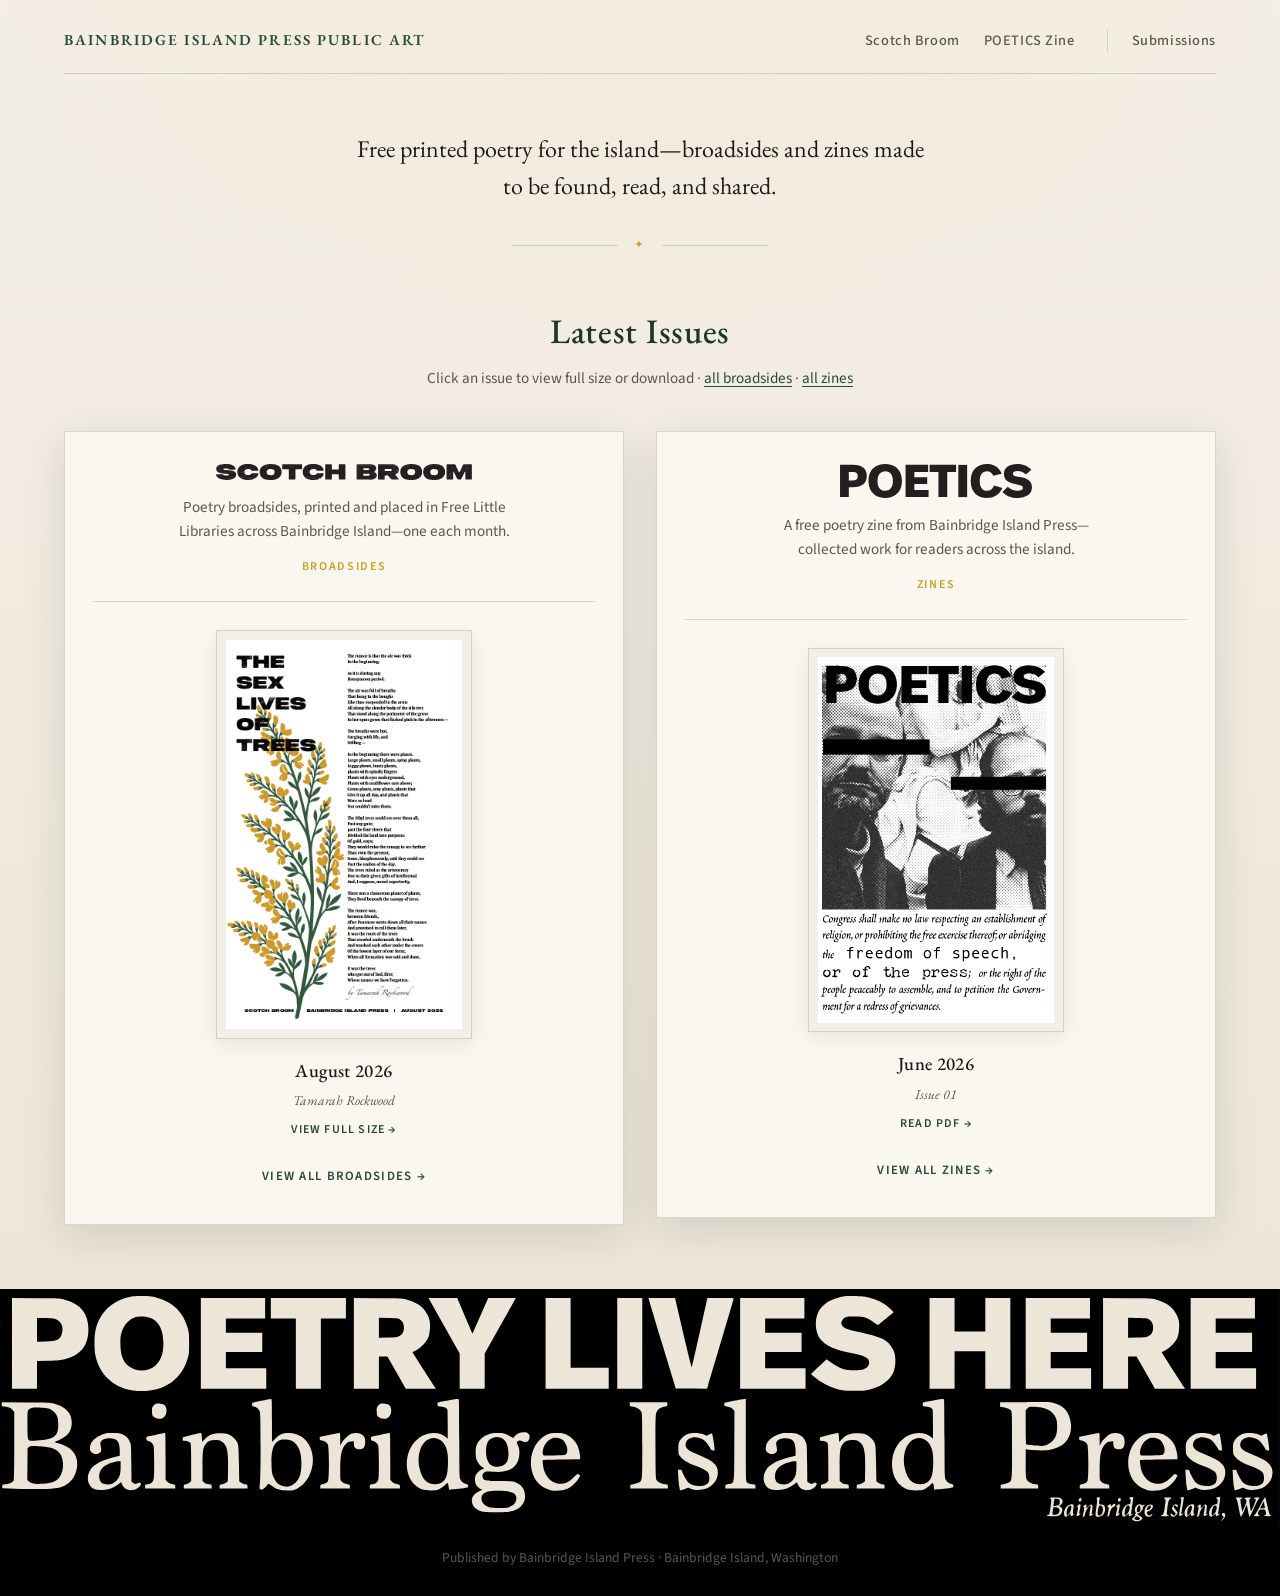
<file: index.html>
<!DOCTYPE html>
<html lang="en">
<head>
  <meta charset="utf-8">
  <meta name="viewport" content="width=device-width, initial-scale=1">
  <title>Public Art — Bainbridge Island Press</title>
  <meta name="description" content="Public art projects from Bainbridge Island Press: Scotch Broom poetry broadsides and POETICS zines, placed across Bainbridge Island.">
  <link rel="icon" type="image/png" href="/images/favicon-32x32.png">
  <link rel="preconnect" href="https://fonts.googleapis.com">
  <link rel="preconnect" href="https://fonts.gstatic.com" crossorigin>
  <link href="https://fonts.googleapis.com/css2?family=EB+Garamond:ital,wght@0,400;0,500;0,600;1,400&family=Source+Sans+3:wght@400;500;600&display=swap" rel="stylesheet">
  <link rel="stylesheet" href="css/site.css">
<script type="text/javascript">
  (function(e,c){if(!c.__SV){var l,h;window.mixpanel=c;c._i=[];c.init=function(q,r,f){function t(d,a){var g=a.split(".");2==g.length&&(d=d[g[0]],a=g[1]);d[a]=function(){d.push([a].concat(Array.prototype.slice.call(arguments,0)))}}var b=c;"undefined"!==typeof f?b=c[f]=[]:f="mixpanel";b.people=b.people||[];b.toString=function(d){var a="mixpanel";"mixpanel"!==f&&(a+="."+f);d||(a+=" (stub)");return a};b.people.toString=function(){return b.toString(1)+".people (stub)"};l="disable time_event track track_pageview track_links track_forms track_with_groups add_group set_group remove_group register register_once alias unregister identify name_tag set_config reset opt_in_tracking opt_out_tracking has_opted_in_tracking has_opted_out_tracking clear_opt_in_out_tracking start_batch_senders start_session_recording stop_session_recording people.set people.set_once people.unset people.increment people.append people.union people.track_charge people.clear_charges people.delete_user people.remove".split(" ");
  for(h=0;h<l.length;h++)t(b,l[h]);var n="set set_once union unset remove delete".split(" ");b.get_group=function(){function d(p){a[p]=function(){b.push([g,[p].concat(Array.prototype.slice.call(arguments,0))])}}for(var a={},g=["get_group"].concat(Array.prototype.slice.call(arguments,0)),m=0;m<n.length;m++)d(n[m]);return a};c._i.push([q,r,f])};c.__SV=1.2;var k=e.createElement("script");k.type="text/javascript";k.async=!0;k.src="undefined"!==typeof MIXPANEL_CUSTOM_LIB_URL?MIXPANEL_CUSTOM_LIB_URL:"file:"===
  e.location.protocol&&"//cdn.mxpnl.com/libs/mixpanel-2-latest.min.js".match(/^\/\//)?"https://cdn.mxpnl.com/libs/mixpanel-2-latest.min.js":"//cdn.mxpnl.com/libs/mixpanel-2-latest.min.js";e=e.getElementsByTagName("script")[0];e.parentNode.insertBefore(k,e)}})(document,window.mixpanel||[])

  mixpanel.init('27ff7010ba1615f4e5323d6a8c768d28', {
    autocapture: true,
    record_sessions_percent: 100,
  })

</script>
</head>
<body>
  <header class="site-header">
    <div class="wrap">
      <a class="brand-mark" href="/">Bainbridge Island Press Public Art</a>
      <nav class="nav" aria-label="Primary">
        <a href="/scotch-broom/">Scotch Broom</a>
        <a href="/poetics-zine/">POETICS Zine</a>
        <a class="nav-end" href="/submissions/">Submissions</a>
      </nav>
    </div>
  </header>

  <main>
    <section class="hero wrap" aria-labelledby="hero-title">
      <h1 id="hero-title" class="visually-hidden">Bainbridge Island Press Public Art</h1>
      <p class="hero-lede">
        Free printed poetry for the island—broadsides and zines made to be found, read, and shared.
      </p>
      <div class="hero-ornament" aria-hidden="true"><span>✦</span></div>
    </section>

    <section class="projects wrap" id="projects" aria-labelledby="projects-title">
      <div class="section-head">
        <h2 id="projects-title">Latest Issues</h2>
        <p>Click an issue to view full size or download · <a href="/scotch-broom/">all broadsides</a> · <a href="/poetics-zine/">all zines</a></p>
      </div>

      <div class="project-columns">
        <!-- Scotch Broom -->
        <section class="project-panel" id="scotch-broom" aria-labelledby="scotch-broom-title">
          <header class="project-header">
            <h3 id="scotch-broom-title" class="visually-hidden">Scotch Broom</h3>
            <a href="/scotch-broom/">
              <img
                class="project-wordmark"
                src="images/ScotchBroom-wordmark.svg"
                alt="Scotch Broom"
                width="256"
              >
            </a>
            <p class="project-blurb">
              Poetry broadsides, printed and placed in Free Little Libraries across Bainbridge Island—one each month.
            </p>
            <span class="project-label">Broadsides</span>
          </header>

          <!-- LATEST:SCOTCH-BROOM:START -->
          <div class="item-grid">
            <article class="item-card">
              <a class="item-link" href="scotch-broom/SBPoster-AUG26-v2.png" target="_blank" rel="noopener noreferrer">
                <div class="item-frame item-frame--broadside">
                  <img
                    src="scotch-broom/SBPoster-AUG26-v2.jpg"
                    alt="Poetry broadside: The Sex Lives of Trees by Tamarah Rockwood, August 2026"
                    width="612"
                    height="1008"
                    loading="lazy"
                  >
                </div>
                <div class="item-caption">
                  <span class="month">August 2026</span>
                  <span class="artist">Tamarah Rockwood</span>
                  <span class="action">View full size →</span>
                </div>
              </a>
            </article>
          </div>
          <!-- LATEST:SCOTCH-BROOM:END -->

          <a class="project-more" href="/scotch-broom/">View all broadsides →</a>
        </section>

        <!-- POETICS -->
        <section class="project-panel" id="poetics" aria-labelledby="poetics-title">
          <header class="project-header">
            <h3 id="poetics-title" class="visually-hidden">POETICS</h3>
            <a href="/poetics-zine/">
              <img
                class="project-wordmark project-wordmark--poetics"
                src="images/POETICS-wordmark.svg"
                alt="POETICS"
                width="192"
              >
            </a>
            <p class="project-blurb">
              A free poetry zine from Bainbridge Island Press—collected work for readers across the island.
            </p>
            <span class="project-label">Zines</span>
          </header>

          <!-- LATEST:POETICS:START -->
          <div class="item-grid">
            <article class="item-card">
              <a class="item-link" href="poetics-zine/POETICS-Zine-0626.pdf" target="_blank" rel="noopener noreferrer">
                <div class="item-frame item-frame--zine">
                  <img
                    src="poetics-zine/POETICS-Zine-0626.jpg"
                    alt="POETICS zine cover: POETICS Zine, June 2026"
                    width="396"
                    height="612"
                    loading="lazy"
                  >
                </div>
                <div class="item-caption">
                  <span class="month">June 2026</span>
                  <span class="artist">Issue 01</span>
                  <span class="action">Read PDF →</span>
                </div>
              </a>
            </article>
          </div>
          <!-- LATEST:POETICS:END -->

          <a class="project-more" href="/poetics-zine/">View all zines →</a>
        </section>
      </div>
    </section>
  </main>

  <footer class="site-footer">
    <a class="footer-link" href="https://bainbridgeisland.press">
      <img
        class="footer-banner"
        src="images/BIP-PoetryLivesHere.svg"
        alt="Bainbridge Island Press — Poetry Lives Here"
        width="2250"
        height="420"
      >
    </a>
    <p class="footer-credit">
      <a class="footer-link" href="https://bainbridgeisland.press">
        Published by Bainbridge Island Press · Bainbridge Island, Washington
      </a>
    </p>
  </footer>
</body>
</html>
</file>
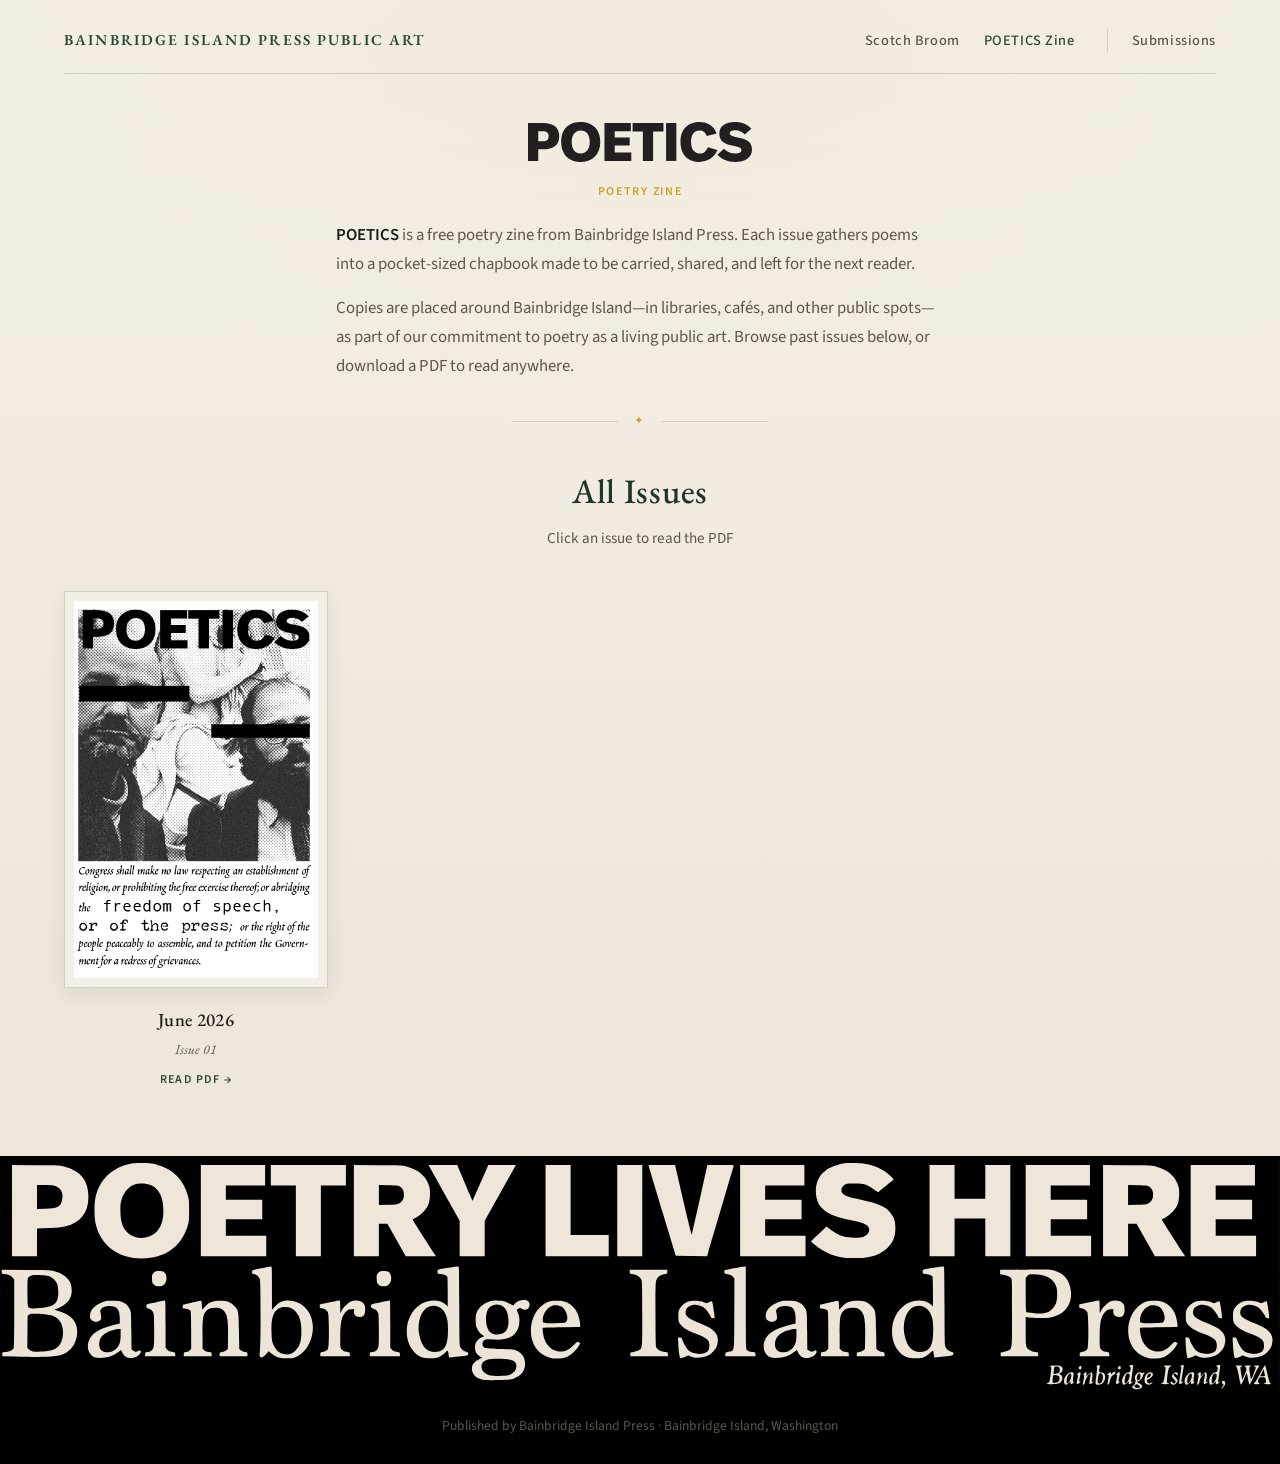
<file: poetics-zine/index.html>
<!DOCTYPE html>
<html lang="en">
<head>
  <meta charset="utf-8">
  <meta name="viewport" content="width=device-width, initial-scale=1">
  <title>POETICS Zine — Bainbridge Island Press</title>
  <meta name="description" content="POETICS is a free poetry zine from Bainbridge Island Press—collected work for readers across Bainbridge Island.">
  <link rel="icon" type="image/png" href="/images/favicon-32x32.png">
  <link rel="preconnect" href="https://fonts.googleapis.com">
  <link rel="preconnect" href="https://fonts.gstatic.com" crossorigin>
  <link href="https://fonts.googleapis.com/css2?family=EB+Garamond:ital,wght@0,400;0,500;0,600;1,400&family=Source+Sans+3:wght@400;500;600&display=swap" rel="stylesheet">
  <link rel="stylesheet" href="../css/site.css">
<script type="text/javascript">
  (function(e,c){if(!c.__SV){var l,h;window.mixpanel=c;c._i=[];c.init=function(q,r,f){function t(d,a){var g=a.split(".");2==g.length&&(d=d[g[0]],a=g[1]);d[a]=function(){d.push([a].concat(Array.prototype.slice.call(arguments,0)))}}var b=c;"undefined"!==typeof f?b=c[f]=[]:f="mixpanel";b.people=b.people||[];b.toString=function(d){var a="mixpanel";"mixpanel"!==f&&(a+="."+f);d||(a+=" (stub)");return a};b.people.toString=function(){return b.toString(1)+".people (stub)"};l="disable time_event track track_pageview track_links track_forms track_with_groups add_group set_group remove_group register register_once alias unregister identify name_tag set_config reset opt_in_tracking opt_out_tracking has_opted_in_tracking has_opted_out_tracking clear_opt_in_out_tracking start_batch_senders start_session_recording stop_session_recording people.set people.set_once people.unset people.increment people.append people.union people.track_charge people.clear_charges people.delete_user people.remove".split(" ");
  for(h=0;h<l.length;h++)t(b,l[h]);var n="set set_once union unset remove delete".split(" ");b.get_group=function(){function d(p){a[p]=function(){b.push([g,[p].concat(Array.prototype.slice.call(arguments,0))])}}for(var a={},g=["get_group"].concat(Array.prototype.slice.call(arguments,0)),m=0;m<n.length;m++)d(n[m]);return a};c._i.push([q,r,f])};c.__SV=1.2;var k=e.createElement("script");k.type="text/javascript";k.async=!0;k.src="undefined"!==typeof MIXPANEL_CUSTOM_LIB_URL?MIXPANEL_CUSTOM_LIB_URL:"file:"===
  e.location.protocol&&"//cdn.mxpnl.com/libs/mixpanel-2-latest.min.js".match(/^\/\//)?"https://cdn.mxpnl.com/libs/mixpanel-2-latest.min.js":"//cdn.mxpnl.com/libs/mixpanel-2-latest.min.js";e=e.getElementsByTagName("script")[0];e.parentNode.insertBefore(k,e)}})(document,window.mixpanel||[])

  mixpanel.init('27ff7010ba1615f4e5323d6a8c768d28', {
    autocapture: true,
    record_sessions_percent: 100,
  })

</script>
</head>
<body>
  <header class="site-header">
    <div class="wrap">
      <a class="brand-mark" href="/">Bainbridge Island Press Public Art</a>
      <nav class="nav" aria-label="Primary">
        <a href="/scotch-broom/">Scotch Broom</a>
        <a href="/poetics-zine/" aria-current="page">POETICS Zine</a>
        <a class="nav-end" href="/submissions/">Submissions</a>
      </nav>
    </div>
  </header>

  <main>
    <section class="project-intro wrap" aria-labelledby="project-title">
      <img
        class="project-wordmark project-wordmark--poetics"
        src="../images/POETICS-wordmark.svg"
        alt=""
        width="224"
        aria-hidden="true"
      >
      <h1 id="project-title" class="visually-hidden">POETICS</h1>
      <span class="project-label">Poetry Zine</span>
      <div class="project-description">
        <p>
          <strong>POETICS</strong> is a free poetry zine from Bainbridge Island Press.
          Each issue gathers poems into a pocket-sized chapbook made to be carried, shared, and left for the next reader.
        </p>
        <p>
          Copies are placed around Bainbridge Island—in libraries, cafés, and other public spots—
          as part of our commitment to poetry as a living public art. Browse past issues below, or download a PDF to read anywhere.
        </p>
      </div>
      <div class="hero-ornament" aria-hidden="true"><span>✦</span></div>
    </section>

    <section class="gallery-section wrap" aria-labelledby="gallery-title">
      <div class="section-head">
        <h2 id="gallery-title">All Issues</h2>
        <p>Click an issue to read the PDF</p>
      </div>

      <!-- GALLERY:POETICS:START -->
          <div class="item-grid item-grid--gallery">
            <article class="item-card">
              <a class="item-link" href="POETICS-Zine-0626.pdf" target="_blank" rel="noopener noreferrer">
                <div class="item-frame item-frame--zine">
                  <img
                    src="POETICS-Zine-0626.jpg"
                    alt="POETICS zine cover: POETICS Zine, June 2026"
                    width="396"
                    height="612"
                    loading="lazy"
                  >
                </div>
                <div class="item-caption">
                  <span class="month">June 2026</span>
                  <span class="artist">Issue 01</span>
                  <span class="action">Read PDF →</span>
                </div>
              </a>
            </article>
          </div>
      <!-- GALLERY:POETICS:END -->
    </section>
  </main>

  <footer class="site-footer">
    <a class="footer-link" href="https://bainbridgeisland.press">
      <img
        class="footer-banner"
        src="../images/BIP-PoetryLivesHere.svg"
        alt="Bainbridge Island Press — Poetry Lives Here"
        width="2250"
        height="420"
      >
    </a>
    <p class="footer-credit">
      <a class="footer-link" href="https://bainbridgeisland.press">
        Published by Bainbridge Island Press · Bainbridge Island, Washington
      </a>
    </p>
  </footer>
</body>
</html>
</file>
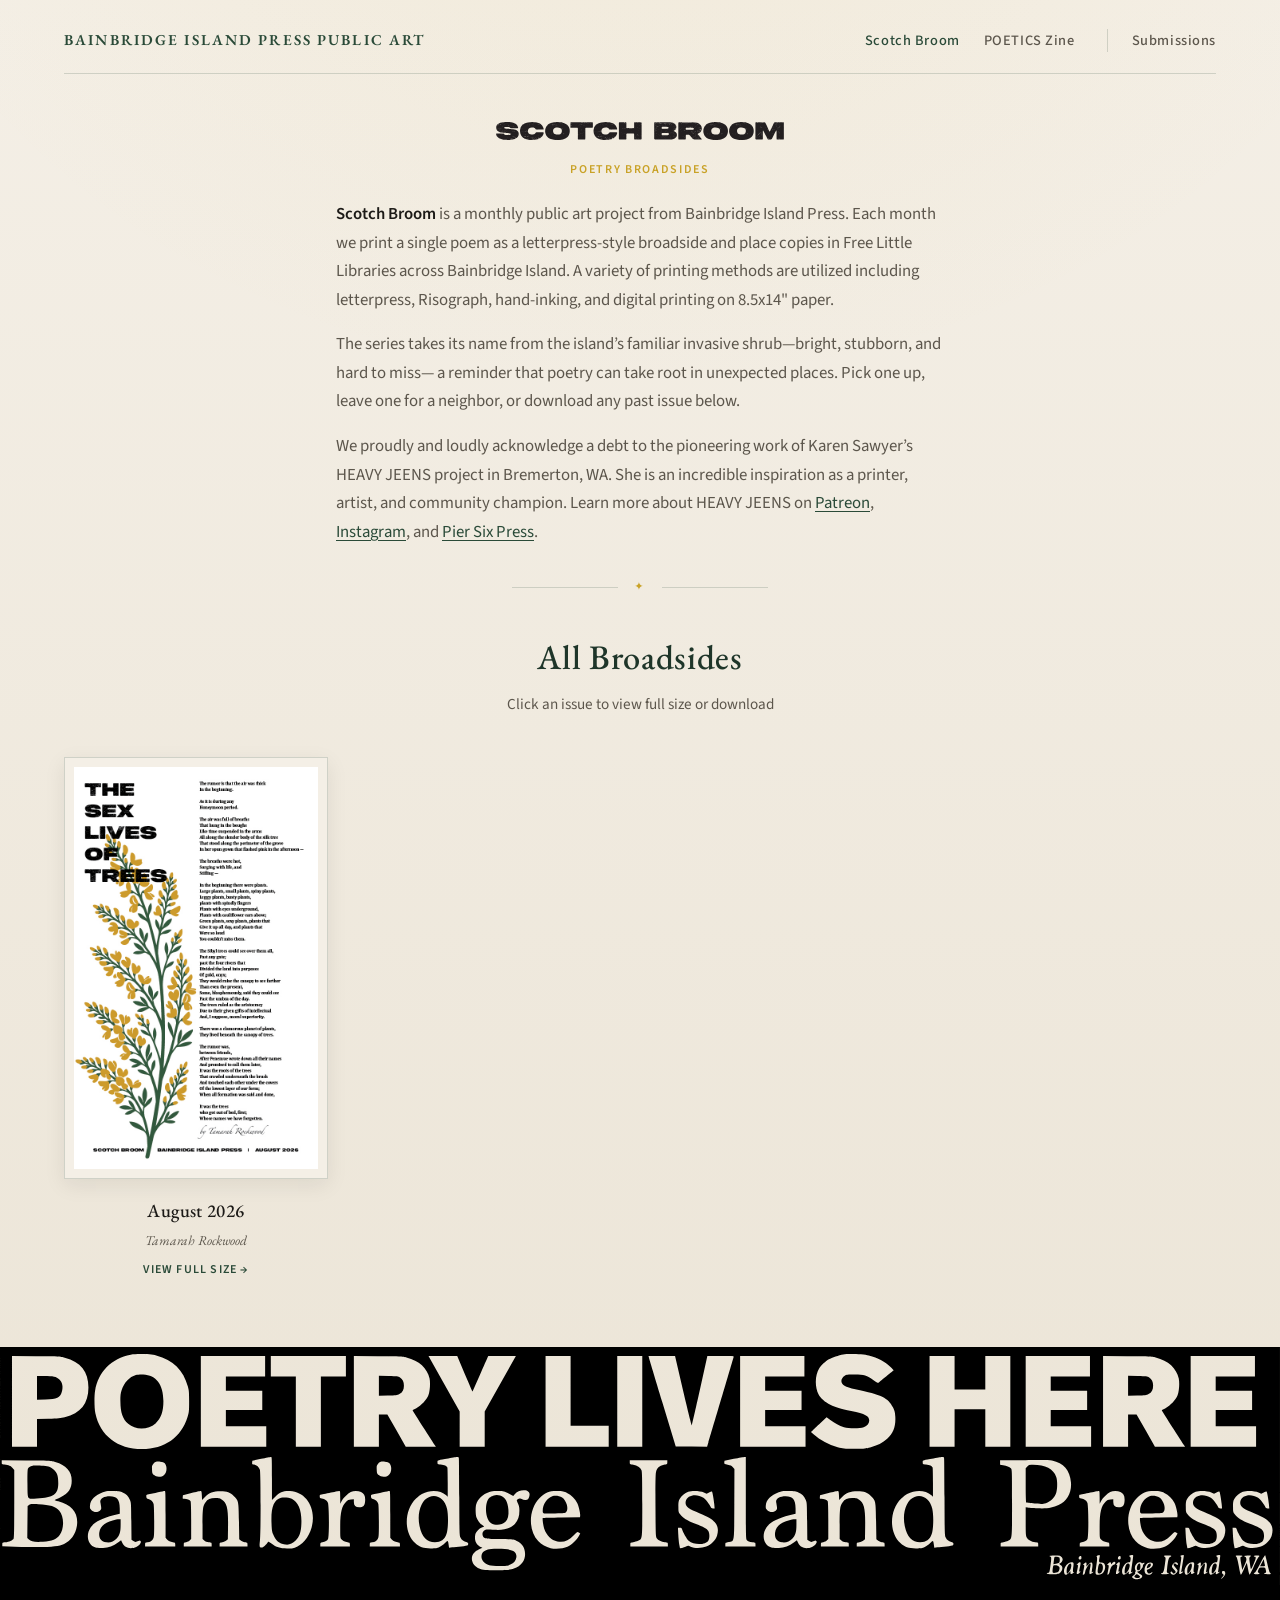
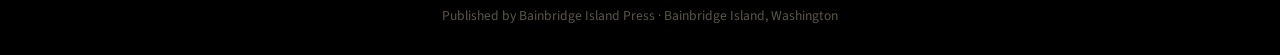
<file: scotch-broom/index.html>
<!DOCTYPE html>
<html lang="en">
<head>
  <meta charset="utf-8">
  <meta name="viewport" content="width=device-width, initial-scale=1">
  <title>Scotch Broom — Bainbridge Island Press</title>
  <meta name="description" content="Scotch Broom is a monthly poetry broadside project from Bainbridge Island Press—printed and placed in Free Little Libraries across Bainbridge Island.">
  <link rel="icon" type="image/png" href="/images/favicon-32x32.png">
  <link rel="preconnect" href="https://fonts.googleapis.com">
  <link rel="preconnect" href="https://fonts.gstatic.com" crossorigin>
  <link href="https://fonts.googleapis.com/css2?family=EB+Garamond:ital,wght@0,400;0,500;0,600;1,400&family=Source+Sans+3:wght@400;500;600&display=swap" rel="stylesheet">
  <link rel="stylesheet" href="../css/site.css">
<script type="text/javascript">
  (function(e,c){if(!c.__SV){var l,h;window.mixpanel=c;c._i=[];c.init=function(q,r,f){function t(d,a){var g=a.split(".");2==g.length&&(d=d[g[0]],a=g[1]);d[a]=function(){d.push([a].concat(Array.prototype.slice.call(arguments,0)))}}var b=c;"undefined"!==typeof f?b=c[f]=[]:f="mixpanel";b.people=b.people||[];b.toString=function(d){var a="mixpanel";"mixpanel"!==f&&(a+="."+f);d||(a+=" (stub)");return a};b.people.toString=function(){return b.toString(1)+".people (stub)"};l="disable time_event track track_pageview track_links track_forms track_with_groups add_group set_group remove_group register register_once alias unregister identify name_tag set_config reset opt_in_tracking opt_out_tracking has_opted_in_tracking has_opted_out_tracking clear_opt_in_out_tracking start_batch_senders start_session_recording stop_session_recording people.set people.set_once people.unset people.increment people.append people.union people.track_charge people.clear_charges people.delete_user people.remove".split(" ");
  for(h=0;h<l.length;h++)t(b,l[h]);var n="set set_once union unset remove delete".split(" ");b.get_group=function(){function d(p){a[p]=function(){b.push([g,[p].concat(Array.prototype.slice.call(arguments,0))])}}for(var a={},g=["get_group"].concat(Array.prototype.slice.call(arguments,0)),m=0;m<n.length;m++)d(n[m]);return a};c._i.push([q,r,f])};c.__SV=1.2;var k=e.createElement("script");k.type="text/javascript";k.async=!0;k.src="undefined"!==typeof MIXPANEL_CUSTOM_LIB_URL?MIXPANEL_CUSTOM_LIB_URL:"file:"===
  e.location.protocol&&"//cdn.mxpnl.com/libs/mixpanel-2-latest.min.js".match(/^\/\//)?"https://cdn.mxpnl.com/libs/mixpanel-2-latest.min.js":"//cdn.mxpnl.com/libs/mixpanel-2-latest.min.js";e=e.getElementsByTagName("script")[0];e.parentNode.insertBefore(k,e)}})(document,window.mixpanel||[])

  mixpanel.init('27ff7010ba1615f4e5323d6a8c768d28', {
    autocapture: true,
    record_sessions_percent: 100,
  })

</script>
</head>
<body>
  <header class="site-header">
    <div class="wrap">
      <a class="brand-mark" href="/">Bainbridge Island Press Public Art</a>
      <nav class="nav" aria-label="Primary">
        <a href="/scotch-broom/" aria-current="page">Scotch Broom</a>
        <a href="/poetics-zine/">POETICS Zine</a>
        <a class="nav-end" href="/submissions/">Submissions</a>
      </nav>
    </div>
  </header>

  <main>
    <section class="project-intro wrap" aria-labelledby="project-title">
      <img
        class="project-wordmark"
        src="../images/ScotchBroom-wordmark.svg"
        alt=""
        width="288"
        aria-hidden="true"
      >
      <h1 id="project-title" class="visually-hidden">Scotch Broom</h1>
      <span class="project-label">Poetry Broadsides</span>
      <div class="project-description">
        <p>
          <strong>Scotch Broom</strong> is a monthly public art project from Bainbridge Island Press.
          Each month we print a single poem as a letterpress-style broadside and place copies in Free Little Libraries across Bainbridge Island.
          A variety of printing methods are utilized including letterpress, Risograph, hand-inking, and digital printing on 8.5x14" paper.
        </p>
        <p>
          The series takes its name from the island’s familiar invasive shrub—bright, stubborn, and hard to miss—
          a reminder that poetry can take root in unexpected places. Pick one up, leave one for a neighbor, or download any past issue below.
        </p>
        <p>
          We proudly and loudly acknowledge a debt to the pioneering work of Karen Sawyer’s HEAVY JEENS project in Bremerton, WA.  She is an incredible inspiration as a printer, artist, and community champion.  Learn more about HEAVY JEENS on <a href="https://www.patreon.com/cw/heavyjeens">Patreon</a>, <a href="https://www.instagram.com/heavyjeens/">Instagram</a>, and <a href="https://piersixpress.com/">Pier Six Press</a>.
        </p>
   
      </div>
      <div class="hero-ornament" aria-hidden="true"><span>✦</span></div>
    </section>

    <section class="gallery-section wrap" aria-labelledby="gallery-title">
      <div class="section-head">
        <h2 id="gallery-title">All Broadsides</h2>
        <p>Click an issue to view full size or download</p>
      </div>

      <!-- GALLERY:SCOTCH-BROOM:START -->
          <div class="item-grid item-grid--gallery">
            <article class="item-card">
              <a class="item-link" href="SBPoster-AUG26-v2.png" target="_blank" rel="noopener noreferrer">
                <div class="item-frame item-frame--broadside">
                  <img
                    src="SBPoster-AUG26-v2.jpg"
                    alt="Poetry broadside: The Sex Lives of Trees by Tamarah Rockwood, August 2026"
                    width="612"
                    height="1008"
                    loading="lazy"
                  >
                </div>
                <div class="item-caption">
                  <span class="month">August 2026</span>
                  <span class="artist">Tamarah Rockwood</span>
                  <span class="action">View full size →</span>
                </div>
              </a>
            </article>
          </div>
      <!-- GALLERY:SCOTCH-BROOM:END -->
    </section>
  </main>

  <footer class="site-footer">
    <a class="footer-link" href="https://bainbridgeisland.press">
      <img
        class="footer-banner"
        src="../images/BIP-PoetryLivesHere.svg"
        alt="Bainbridge Island Press — Poetry Lives Here"
        width="2250"
        height="420"
      >
    </a>
    <p class="footer-credit">
      <a class="footer-link" href="https://bainbridgeisland.press">
        Published by Bainbridge Island Press · Bainbridge Island, Washington
      </a>
    </p>
  </footer>
</body>
</html>
</file>
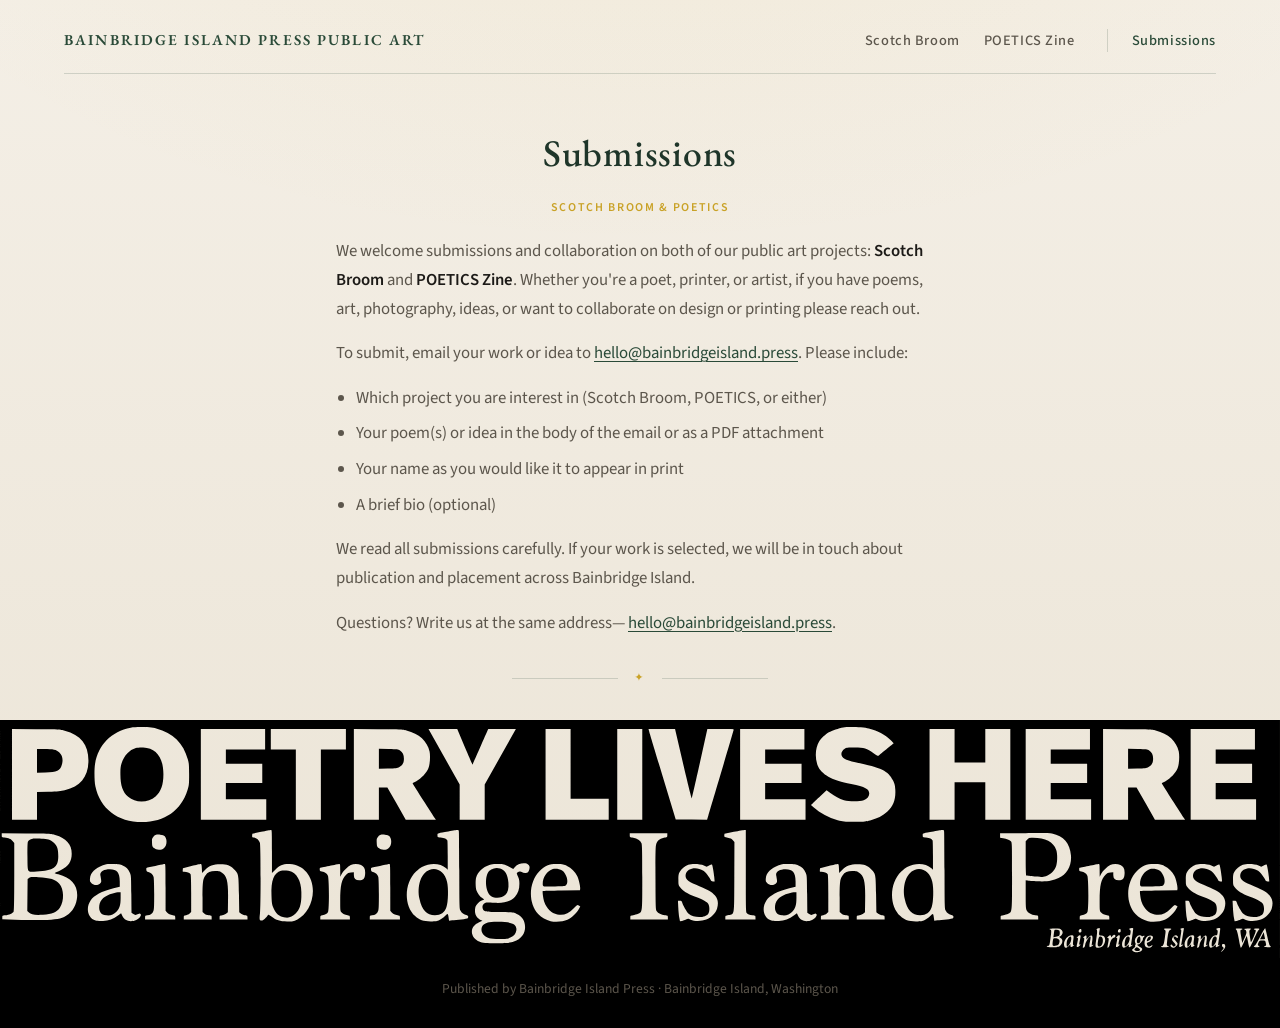
<file: submissions/index.html>
<!DOCTYPE html>
<html lang="en">
<head>
  <meta charset="utf-8">
  <meta name="viewport" content="width=device-width, initial-scale=1">
  <title>Submissions — Bainbridge Island Press</title>
  <meta name="description" content="Submit poems for Scotch Broom broadsides or POETICS zine. Email hello@bainbridgeisland.press.">
  <link rel="icon" type="image/png" href="/images/favicon-32x32.png">
  <link rel="preconnect" href="https://fonts.googleapis.com">
  <link rel="preconnect" href="https://fonts.gstatic.com" crossorigin>
  <link href="https://fonts.googleapis.com/css2?family=EB+Garamond:ital,wght@0,400;0,500;0,600;1,400&family=Source+Sans+3:wght@400;500;600&display=swap" rel="stylesheet">
  <link rel="stylesheet" href="../css/site.css">
<script type="text/javascript">
  (function(e,c){if(!c.__SV){var l,h;window.mixpanel=c;c._i=[];c.init=function(q,r,f){function t(d,a){var g=a.split(".");2==g.length&&(d=d[g[0]],a=g[1]);d[a]=function(){d.push([a].concat(Array.prototype.slice.call(arguments,0)))}}var b=c;"undefined"!==typeof f?b=c[f]=[]:f="mixpanel";b.people=b.people||[];b.toString=function(d){var a="mixpanel";"mixpanel"!==f&&(a+="."+f);d||(a+=" (stub)");return a};b.people.toString=function(){return b.toString(1)+".people (stub)"};l="disable time_event track track_pageview track_links track_forms track_with_groups add_group set_group remove_group register register_once alias unregister identify name_tag set_config reset opt_in_tracking opt_out_tracking has_opted_in_tracking has_opted_out_tracking clear_opt_in_out_tracking start_batch_senders start_session_recording stop_session_recording people.set people.set_once people.unset people.increment people.append people.union people.track_charge people.clear_charges people.delete_user people.remove".split(" ");
  for(h=0;h<l.length;h++)t(b,l[h]);var n="set set_once union unset remove delete".split(" ");b.get_group=function(){function d(p){a[p]=function(){b.push([g,[p].concat(Array.prototype.slice.call(arguments,0))])}}for(var a={},g=["get_group"].concat(Array.prototype.slice.call(arguments,0)),m=0;m<n.length;m++)d(n[m]);return a};c._i.push([q,r,f])};c.__SV=1.2;var k=e.createElement("script");k.type="text/javascript";k.async=!0;k.src="undefined"!==typeof MIXPANEL_CUSTOM_LIB_URL?MIXPANEL_CUSTOM_LIB_URL:"file:"===
  e.location.protocol&&"//cdn.mxpnl.com/libs/mixpanel-2-latest.min.js".match(/^\/\//)?"https://cdn.mxpnl.com/libs/mixpanel-2-latest.min.js":"//cdn.mxpnl.com/libs/mixpanel-2-latest.min.js";e=e.getElementsByTagName("script")[0];e.parentNode.insertBefore(k,e)}})(document,window.mixpanel||[])

  mixpanel.init('27ff7010ba1615f4e5323d6a8c768d28', {
    autocapture: true,
    record_sessions_percent: 100,
  })

</script>
</head>
<body>
  <header class="site-header">
    <div class="wrap">
      <a class="brand-mark" href="/">Bainbridge Island Press Public Art</a>
      <nav class="nav" aria-label="Primary">
        <a href="/scotch-broom/">Scotch Broom</a>
        <a href="/poetics-zine/">POETICS Zine</a>
        <a class="nav-end" href="/submissions/" aria-current="page">Submissions</a>
      </nav>
    </div>
  </header>

  <main>
    <section class="project-intro wrap" aria-labelledby="page-title">
      <h1 id="page-title">Submissions</h1>
      <span class="project-label">Scotch Broom &amp; POETICS</span>
      <div class="project-description">
        <p>
          We welcome submissions and collaboration on both of our public art projects:
          <strong>Scotch Broom</strong> and <strong>POETICS Zine</strong>.  Whether you're a 
          poet, printer, or artist, if you have poems, art, photography, ideas, or want to collaborate on design or printing please reach out.
        </p>
        <p>
          To submit, email your work or idea to
          <a href="mailto:hello@bainbridgeisland.press">hello@bainbridgeisland.press</a>.
          Please include:
        </p>
        <ul class="submit-list">
          <li>Which project you are interest in (Scotch Broom, POETICS, or either)</li>
          <li>Your poem(s) or idea in the body of the email or as a PDF attachment</li>
          <li>Your name as you would like it to appear in print</li>
          <li>A brief bio (optional)</li>
        </ul>
        <p>
          We read all submissions carefully. If your work is selected, we will be in touch
          about publication and placement across Bainbridge Island.
        </p>
        <p>
          Questions? Write us at the same address—
          <a href="mailto:hello@bainbridgeisland.press">hello@bainbridgeisland.press</a>.
        </p>
      </div>
      <div class="hero-ornament" aria-hidden="true"><span>✦</span></div>
    </section>
  </main>

  <footer class="site-footer">
    <a class="footer-link" href="https://bainbridgeisland.press">
      <img
        class="footer-banner"
        src="../images/BIP-PoetryLivesHere.svg"
        alt="Bainbridge Island Press — Poetry Lives Here"
        width="2250"
        height="420"
      >
    </a>
    <p class="footer-credit">
      <a class="footer-link" href="https://bainbridgeisland.press">
        Published by Bainbridge Island Press · Bainbridge Island, Washington
      </a>
    </p>
  </footer>
</body>
</html>
</file>
<file: css/site.css>
:root {
  --cream: #f4efe6;
  --cream-dark: #ebe4d6;
  --paper: #faf7f0;
  --ink: #1c1a17;
  --ink-muted: #5c564c;
  --green: #2a4a38;
  --green-deep: #1e3529;
  --gold: #c9a227;
  --gold-soft: #e8d59a;
  --rule: rgba(42, 74, 56, 0.18);
  --shadow: 0 12px 40px rgba(28, 26, 23, 0.12);
  --radius: 2px;
  --max: 72rem;
  --measure: 38rem;
}

*, *::before, *::after {
  box-sizing: border-box;
}

html {
  scroll-behavior: smooth;
}

body {
  margin: 0;
  font-family: "Source Sans 3", system-ui, sans-serif;
  font-size: 1.0625rem;
  line-height: 1.65;
  color: var(--ink);
  background:
    radial-gradient(ellipse 120% 80% at 50% -20%, rgba(201, 162, 39, 0.08), transparent 55%),
    linear-gradient(180deg, var(--cream) 0%, var(--cream-dark) 100%);
  min-height: 100vh;
}

img {
  max-width: 100%;
  height: auto;
  display: block;
}

.visually-hidden {
  position: absolute;
  width: 1px;
  height: 1px;
  padding: 0;
  margin: -1px;
  overflow: hidden;
  clip: rect(0, 0, 0, 0);
  white-space: nowrap;
  border: 0;
}

a {
  color: var(--green);
  text-decoration-thickness: 1px;
  text-underline-offset: 0.18em;
  transition: color 0.15s ease;
}

a:hover {
  color: var(--green-deep);
}

/* —— Layout —— */
.wrap {
  width: min(100% - 2.5rem, var(--max));
  margin-inline: auto;
}

.wrap--narrow {
  max-width: 42rem;
}

/* —— Header —— */
.site-header {
  padding: 1.75rem 0 0;
}

.site-header .wrap {
  display: flex;
  align-items: center;
  justify-content: space-between;
  gap: 1rem;
  padding-bottom: 1.25rem;
  border-bottom: 1px solid var(--rule);
}

.brand-mark {
  font-family: "EB Garamond", Georgia, serif;
  font-size: 0.95rem;
  font-weight: 600;
  letter-spacing: 0.14em;
  text-transform: uppercase;
  color: var(--green);
  text-decoration: none;
}

.brand-mark:hover {
  color: var(--green-deep);
}

.nav {
  display: flex;
  align-items: center;
  gap: 1.5rem;
  font-size: 0.9rem;
  font-weight: 500;
  letter-spacing: 0.04em;
}

.nav a {
  color: var(--ink-muted);
  text-decoration: none;
}

.nav a:hover,
.nav a[aria-current="page"] {
  color: var(--green);
}

.nav .nav-end {
  margin-left: 0.5rem;
  padding-left: 1.5rem;
  border-left: 1px solid var(--rule);
}

.project-description .submit-list {
  margin: 0 0 1rem;
  padding-left: 1.25rem;
  color: var(--ink-muted);
}

.project-description .submit-list li {
  margin-bottom: 0.45rem;
}

.project-description .submit-list li:last-child {
  margin-bottom: 0;
}

/* —— Hero —— */
.hero {
  padding: 3.5rem 0 1.5rem;
  text-align: center;
}

.hero-tag {
  margin: 0 0 0.85rem;
  font-size: 0.8rem;
  font-weight: 600;
  letter-spacing: 0.16em;
  text-transform: uppercase;
  color: var(--ink-muted);
}

.hero-lede {
  font-family: "EB Garamond", Georgia, serif;
  font-size: clamp(1.25rem, 2.4vw, 1.5rem);
  font-weight: 400;
  line-height: 1.55;
  color: var(--ink);
  max-width: 36rem;
  margin: 0 auto;
}

.hero-ornament {
  display: flex;
  align-items: center;
  justify-content: center;
  gap: 1rem;
  margin: 2rem auto 0;
  max-width: 16rem;
  color: var(--gold);
}

.hero-ornament::before,
.hero-ornament::after {
  content: "";
  flex: 1;
  height: 1px;
  background: var(--rule);
}

.hero-ornament span {
  font-size: 0.7rem;
  letter-spacing: 0.2em;
}

/* —— Project intro (dedicated pages) —— */
.project-intro {
  padding: 3rem 0 2rem;
  text-align: center;
}

.project-intro .project-wordmark {
  width: min(100%, 18rem);
  margin: 0 auto 1.25rem;
}

.project-intro .project-wordmark--poetics {
  width: min(100%, 14rem);
}

.project-intro h1 {
  font-family: "EB Garamond", Georgia, serif;
  font-size: clamp(1.85rem, 3.2vw, 2.35rem);
  font-weight: 500;
  letter-spacing: 0.02em;
  margin: 0 0 0.75rem;
  color: var(--green-deep);
}

.project-intro .project-label {
  display: block;
  margin-bottom: 1.25rem;
  font-size: 0.75rem;
  font-weight: 600;
  letter-spacing: 0.14em;
  text-transform: uppercase;
  color: var(--gold);
}

.project-description {
  max-width: var(--measure);
  margin: 0 auto;
  font-size: 1.05rem;
  line-height: 1.7;
  color: var(--ink-muted);
  text-align: left;
}

.project-description p {
  margin: 0 0 1rem;
}

.project-description p:last-child {
  margin-bottom: 0;
}

.project-description strong {
  color: var(--ink);
  font-weight: 600;
}

/* —— Projects (side-by-side galleries on home) —— */
.projects {
  padding: 1.5rem 0 4rem;
}

.gallery-section {
  padding: 0 0 4rem;
}

.section-head {
  text-align: center;
  margin-bottom: 2.5rem;
}

.section-head h2 {
  font-family: "EB Garamond", Georgia, serif;
  font-size: clamp(1.75rem, 3vw, 2.15rem);
  font-weight: 500;
  letter-spacing: 0.02em;
  margin: 0 0 0.4rem;
  color: var(--green-deep);
}

.section-head p {
  margin: 0;
  font-size: 0.95rem;
  color: var(--ink-muted);
}

.project-columns {
  display: grid;
  grid-template-columns: 1fr 1fr;
  gap: 2rem;
  align-items: start;
}

.project-panel {
  background: var(--paper);
  border: 1px solid var(--rule);
  box-shadow: var(--shadow);
  padding: 2rem 1.75rem 2.25rem;
  min-width: 0;
}

.project-header {
  text-align: center;
  margin-bottom: 1.75rem;
  padding-bottom: 1.5rem;
  border-bottom: 1px solid var(--rule);
}

.project-wordmark {
  width: min(100%, 16rem);
  margin: 0 auto 1rem;
}

.project-wordmark--poetics {
  width: min(100%, 12rem);
}

.project-blurb {
  margin: 0;
  font-size: 0.95rem;
  line-height: 1.55;
  color: var(--ink-muted);
  max-width: 22rem;
  margin-inline: auto;
}

.project-label {
  display: block;
  margin-top: 0.85rem;
  font-size: 0.75rem;
  font-weight: 600;
  letter-spacing: 0.14em;
  text-transform: uppercase;
  color: var(--gold);
}

.project-more {
  display: block;
  margin-top: 1.5rem;
  text-align: center;
  font-size: 0.8rem;
  font-weight: 600;
  letter-spacing: 0.1em;
  text-transform: uppercase;
  text-decoration: none;
  color: var(--green);
}

.project-more:hover {
  color: var(--green-deep);
}

/* —— Item cards / galleries —— */
.item-grid {
  display: grid;
  grid-template-columns: 1fr;
  gap: 1.75rem;
  justify-items: center;
  max-width: 16rem;
  margin: 0 auto;
}

.item-grid--gallery {
  max-width: none;
  grid-template-columns: repeat(auto-fill, minmax(14rem, 1fr));
  gap: 2rem;
  justify-items: stretch;
}

.item-card {
  width: 100%;
  text-align: center;
}

.item-link {
  display: block;
  text-decoration: none;
  color: inherit;
}

.item-frame {
  position: relative;
  background: var(--cream);
  padding: 0.55rem;
  border: 1px solid var(--rule);
  box-shadow: 0 6px 20px rgba(28, 26, 23, 0.08);
  transition: transform 0.25s ease, box-shadow 0.25s ease;
}

.item-link:hover .item-frame,
.item-link:focus-visible .item-frame {
  transform: translateY(-4px);
  box-shadow: 0 18px 48px rgba(28, 26, 23, 0.16);
}

.item-link:focus-visible {
  outline: none;
}

.item-link:focus-visible .item-frame {
  outline: 2px solid var(--green);
  outline-offset: 3px;
}

.item-frame img {
  width: 100%;
  background: #f0ebe0;
}

/* Broadsides: tall portrait */
.item-frame--broadside img {
  aspect-ratio: 612 / 1008;
  object-fit: cover;
}

/* Zines: slightly shorter portrait (cover) */
.item-frame--zine img {
  aspect-ratio: 396 / 612;
  object-fit: cover;
}

.item-caption {
  margin-top: 1rem;
}

.item-caption .month {
  font-family: "EB Garamond", Georgia, serif;
  font-size: 1.15rem;
  font-weight: 500;
  color: var(--ink);
  letter-spacing: 0.02em;
}

.item-caption .artist {
  display: block;
  margin-top: 0.2rem;
  font-size: 0.85rem;
  color: var(--ink-muted);
  font-style: italic;
  font-family: "EB Garamond", Georgia, serif;
}

.item-caption .action {
  display: inline-block;
  margin-top: 0.55rem;
  font-size: 0.75rem;
  font-weight: 600;
  letter-spacing: 0.1em;
  text-transform: uppercase;
  color: var(--green);
}

.item-link:hover .action {
  color: var(--green-deep);
}

/* —— Footer —— */
.site-footer {
  margin: 0;
  padding: 0;
  line-height: 0;
}

.footer-link {
  color: inherit;
  text-decoration: none;
  border: 0;
  outline: none;
  box-shadow: none;
}

.footer-link:hover,
.footer-link:focus,
.footer-link:active,
.footer-link:visited {
  color: inherit;
  text-decoration: none;
  border: 0;
  outline: none;
  box-shadow: none;
}

.site-footer > .footer-link {
  display: block;
}

.footer-banner {
  width: 100%;
  height: auto;
  display: block;
  border: 0;
}

.footer-credit {
  margin: 0;
  padding: 1.25rem 1.25rem 1.75rem;
  text-align: center;
  font-size: 0.85rem;
  color: var(--ink-muted);
  background: #000;
  line-height: 1.55;
}

/* —— Responsive —— */
@media (max-width: 820px) {
  .project-columns {
    grid-template-columns: 1fr;
    gap: 1.75rem;
  }

  .item-grid {
    max-width: 18rem;
  }

  .item-grid--gallery {
    max-width: none;
    grid-template-columns: repeat(auto-fill, minmax(12rem, 1fr));
  }
}

@media (max-width: 520px) {
  .site-header .wrap {
    flex-direction: column;
    align-items: flex-start;
    gap: 0.75rem;
  }

  .hero {
    padding: 2.75rem 0 1rem;
  }

  .project-intro {
    padding: 2.25rem 0 1.5rem;
  }

  .project-panel {
    padding: 1.5rem 1.15rem 1.75rem;
  }

  .nav {
    gap: 1rem;
    flex-wrap: wrap;
  }
}

@media (prefers-reduced-motion: reduce) {
  html {
    scroll-behavior: auto;
  }

  .item-frame {
    transition: none;
  }

  .item-link:hover .item-frame {
    transform: none;
  }
}
</file>
